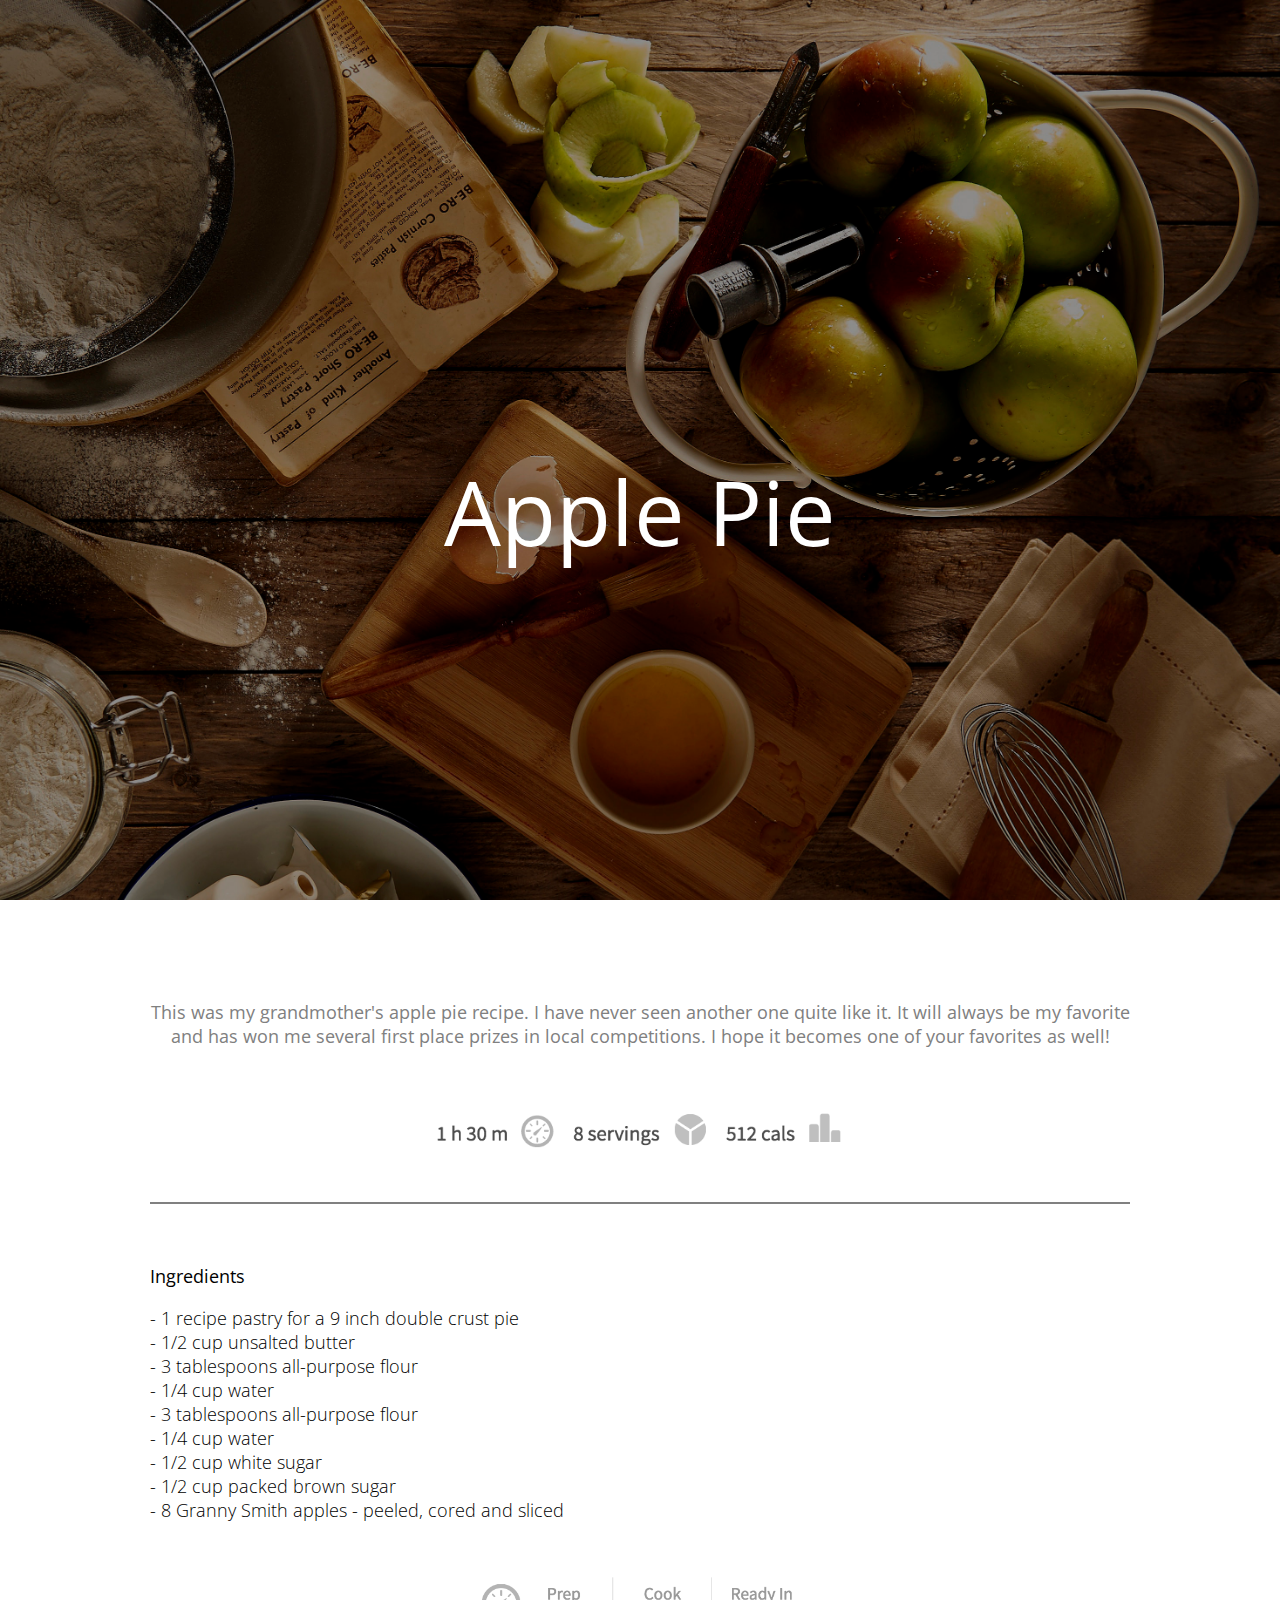
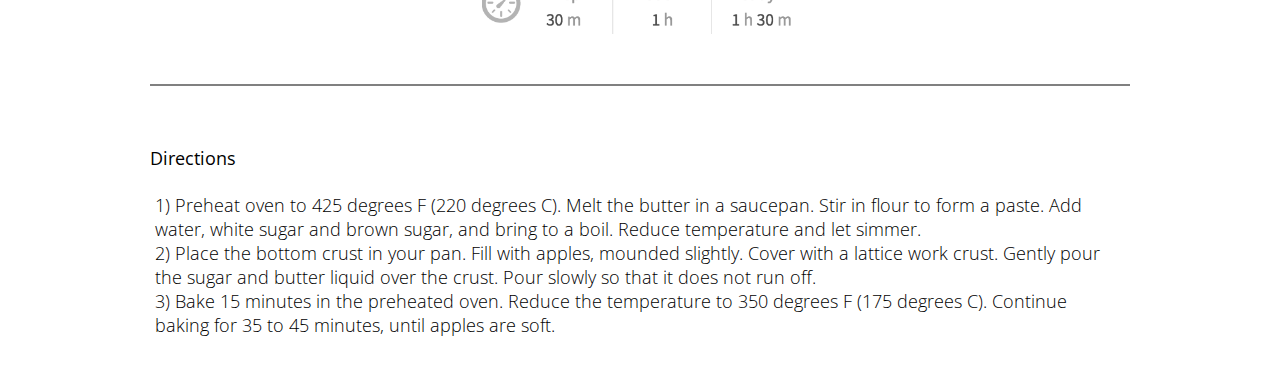
<file: Recipes/apple-pie/index.html>
<!DOCTYPE html>
<html lang="en">

  <head>
    <meta charset="UTF-8">
    <title>Apple Pie Recipe</title>
    <link rel="stylesheet" href="../css/main.css">

  </head>

  <body>

    <header id="header">

      <div>
        <h1>Apple Pie</h1>
      </div>

      <p>This was my grandmother's apple pie recipe. I have never seen another one
        quite like it. It will always be my favorite and has won me several first place
        prizes in local competitions. I hope it becomes one of your favorites as well!</p>

      <img src="images/recipe-info.png" alt="Recipe Info">
      
    </header>
    
    <hr class="line">
    
    <section id="ingredients">
      <article>
        <p><strong>Ingredients</strong></p>
        <ul>
          <li>1 recipe pastry for a 9 inch double crust pie</li>
          <li>1/2 cup unsalted butter</li>
          <li>3 tablespoons all-purpose flour</li>
          <li>1/4 cup water</li>
          <li>3 tablespoons all-purpose flour</li>
          <li>1/4 cup water</li>
          <li>1/2 cup white sugar</li>
          <li>1/2 cup packed brown sugar</li>
          <li>8 Granny Smith apples - peeled, cored and sliced</li>
        </ul>
        
        <img src="images/cooking-info.png" alt="Cooking Info">
        
      </article>
      
    </section>
    
    <hr class="line">
    
    <section id="directions">
        <article>
          <p><strong>Directions</strong></p>
          <ol>
            <li>Preheat oven to 425 degrees F (220 degrees C). Melt the butter in a saucepan. Stir in
                flour to form a paste. Add water, white sugar and brown sugar, and bring to a boil. Reduce
                temperature and let simmer.</li>
            <li>Place the bottom crust in your pan. Fill with apples, mounded slightly. Cover with a
                lattice work crust. Gently pour the sugar and butter liquid over the crust. Pour slowly so
                that it does not run off.</li>
            <li>Bake 15 minutes in the preheated oven. Reduce the temperature to 350 degrees F (175
                degrees C). Continue baking for 35 to 45 minutes, until apples are soft.</li>
          </ol>
          
        </article>
        
      </section>
  
  </body>
</html>
</file>
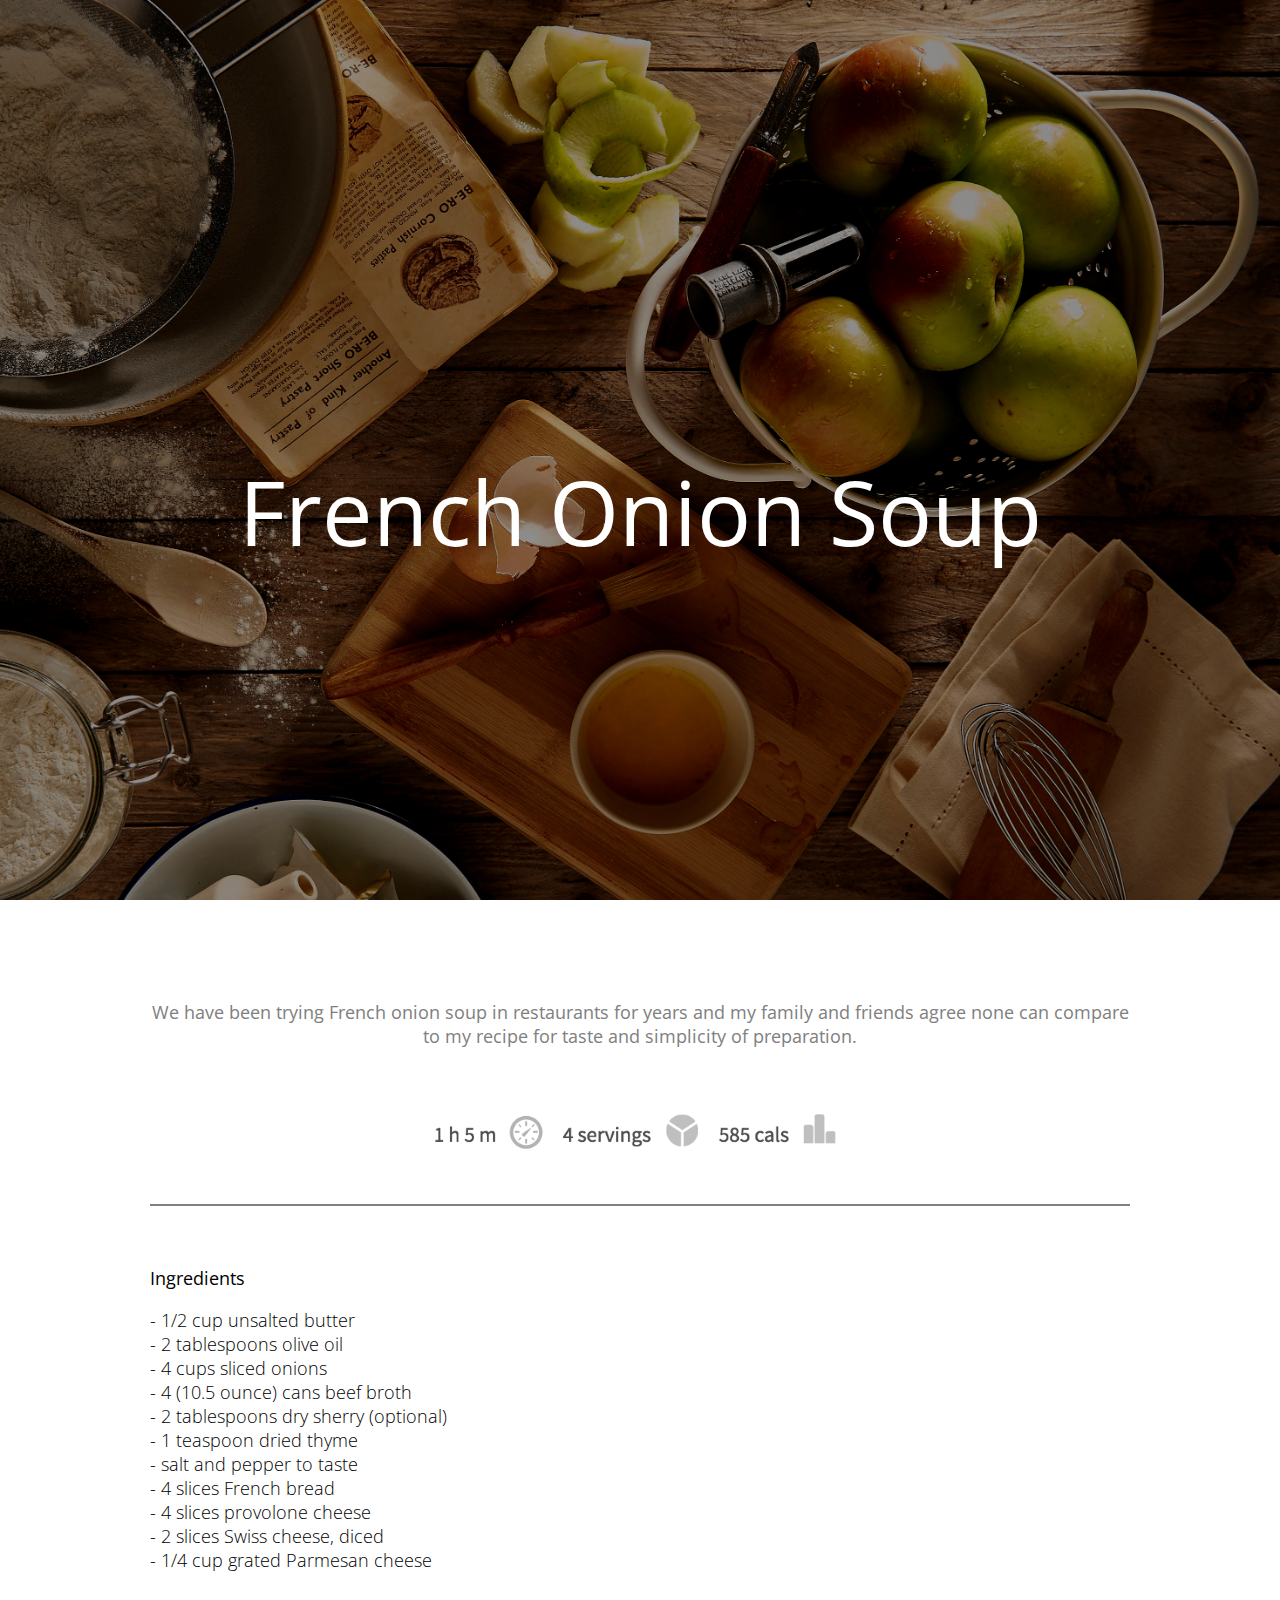
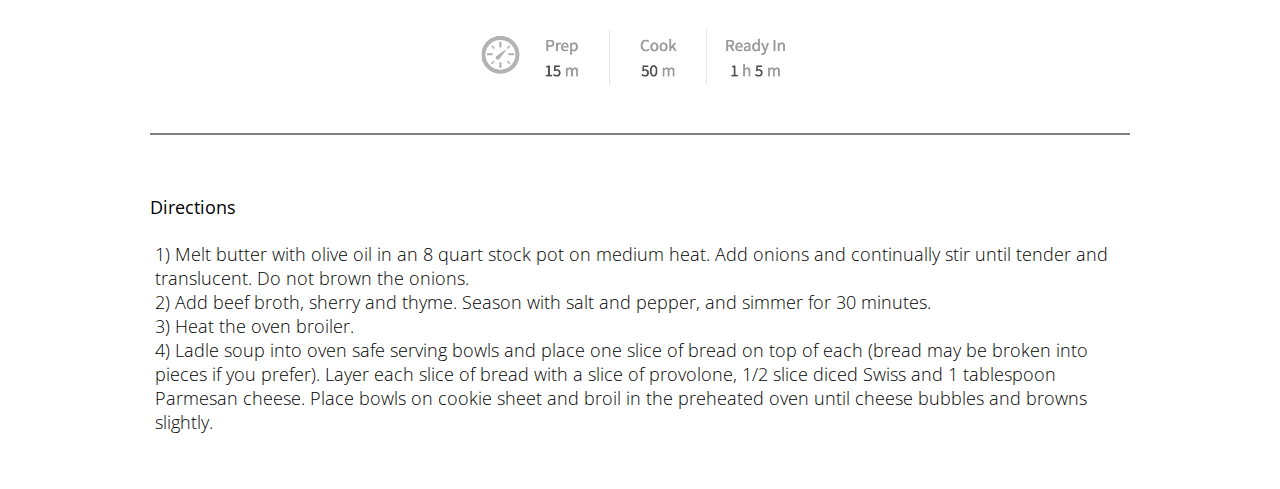
<file: Recipes/soup/index.html>
<!DOCTYPE html>
<html lang="en">

  <head>
    <meta charset="UTF-8">
    <title>French Onion Soup Recipe</title>
    <link rel="stylesheet" href="../css/main.css">

  </head>

  <body>

    <header id="header">

      <div>
        <h1>French Onion Soup</h1>
      </div>

      <p>We have been trying French onion soup in restaurants for years and my family
          and friends agree none can compare to my recipe for taste and simplicity of
          preparation.</p>

      <img src="images/recipe-info.png" alt="Recipe Info">
      
    </header>
    
    <hr class="line">
    
    <section id="ingredients">
      <article>
        <p><strong>Ingredients</strong></p>
        <ul>
          <li>1/2 cup unsalted butter</li>
          <li>2 tablespoons olive oil</li>
          <li>4 cups sliced onions</li>
          <li>4 (10.5 ounce) cans beef broth</li>
          <li>2 tablespoons dry sherry (optional)</li>
          <li>1 teaspoon dried thyme</li>
          <li>salt and pepper to taste</li>
          <li>4 slices French bread</li>
          <li>4 slices provolone cheese</li>
          <li>2 slices Swiss cheese, diced</li>
          <li>1/4 cup grated Parmesan cheese</li>
        </ul>
        
        <img src="images/cooking-info.png" alt="Cooking Info">
        
      </article>
      
    </section>
    
    <hr class="line">
    
    <section id="directions">
        <article>
          <p><strong>Directions</strong></p>
          <ol>
            <li>Melt butter with olive oil in an 8 quart stock pot on medium heat. Add onions and
                continually stir until tender and translucent. Do not brown the onions.</li>
            <li>Add beef broth, sherry and thyme. Season with salt and pepper, and simmer for 30
                minutes.</li>
            <li>Heat the oven broiler.</li>
            <li>Ladle soup into oven safe serving bowls and place one slice of bread on top of each
                (bread may be broken into pieces if you prefer). Layer each slice of bread with a slice of
                provolone, 1/2 slice diced Swiss and 1 tablespoon Parmesan cheese. Place bowls on
                cookie sheet and broil in the preheated oven until cheese bubbles and browns slightly.</li>
          </ol>
          
        </article>
        
      </section>
  
  </body>
</html>
</file>
<file: Recipes/css/main.css>
@import url('https://fonts.googleapis.com/css?family=Open+Sans:300,400');

body {
  font-family: 'open sans', sans-serif;
  font-size: 18px;
  padding: 0px;
  margin: 0px;
}

header {
  text-align: center;
  margin: 0;
  padding: 0;
}

header div {
  background-image: url("../apple-pie/images/background.jpg");
  background-size: cover;
  background-repeat: no-repeat;
  color: white;
  font-size: 2.5em;
  height: 100vh;
  padding: 0;
}

header h1 {
  margin: 0px;
  font-weight: 400;
  position: relative;
  top: 50%;
}

header p {
  color: gray;
  margin: 100px 150px 50px;
  /*text-align: left;*/
}

header img {
  width: 35%;
  margin: 0;
}

.line {
  border: 0;
  background-color: gray;
  height: 2px;
  margin: 30px 150px 60px;
}

#ingredients {
  text-align: center;
}

#ingredients article {
  font-weight: 300;
  margin: 0 150px;
}

#ingredients p {
  text-align: left;
}

#ingredients ul {
  list-style-type: none;
  padding-left: 0;
  text-align: left;
}

#ingredients ul > li:before{
  content: "- ";
}

#ingredients img {
  width: 35%;
  margin: 30px 0 0 ;
}

#directions article {
  font-weight: 300;
  margin: 0 150px 50px;
}


#directions ol  > li {
  list-style: none;
}

#directions ol {
  counter-reset: list;
  padding: 5px;
  text-align: left;
}

#directions ol > li:before{
  content: counter(list) ") ";
  counter-increment: list;
}
</file>
